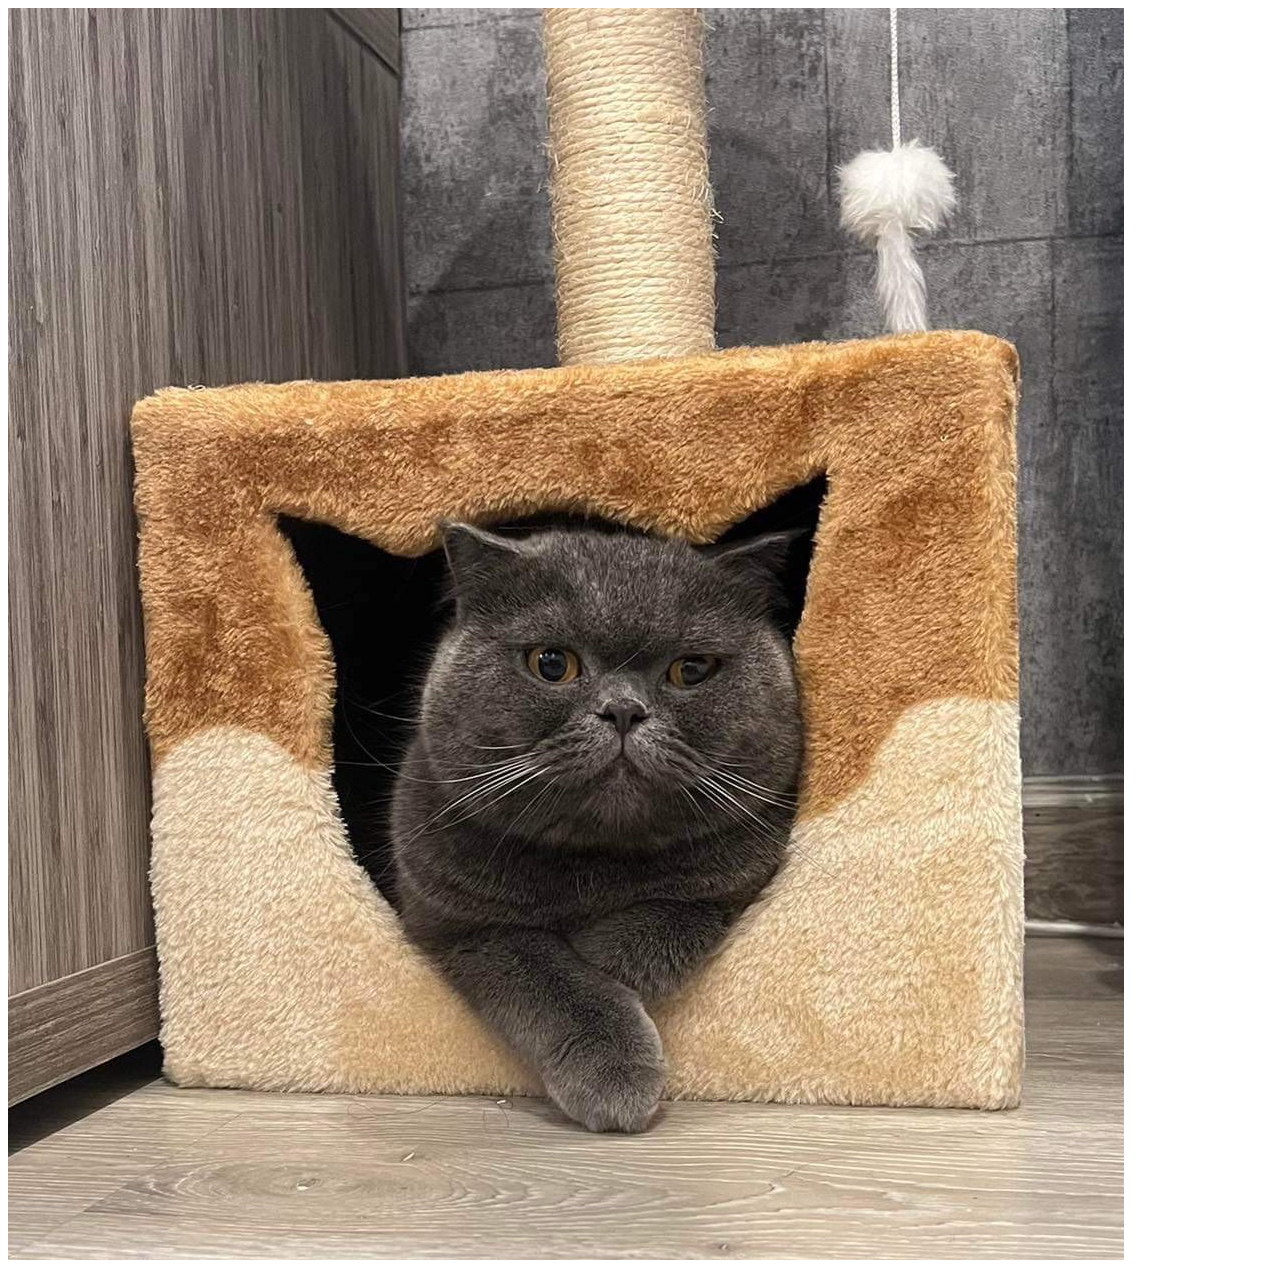
<file: duc_bo.html>
<!DOCTYPE html>
<html lang="en">
<head>
    <meta charset="UTF-8">
    <meta name="viewport" content="width=device-width, initial-scale=1.0">
    <title>Adu</title>
</head>
<body>
    <img src="images/lol.jpg">
</body>
</html>
</file>
